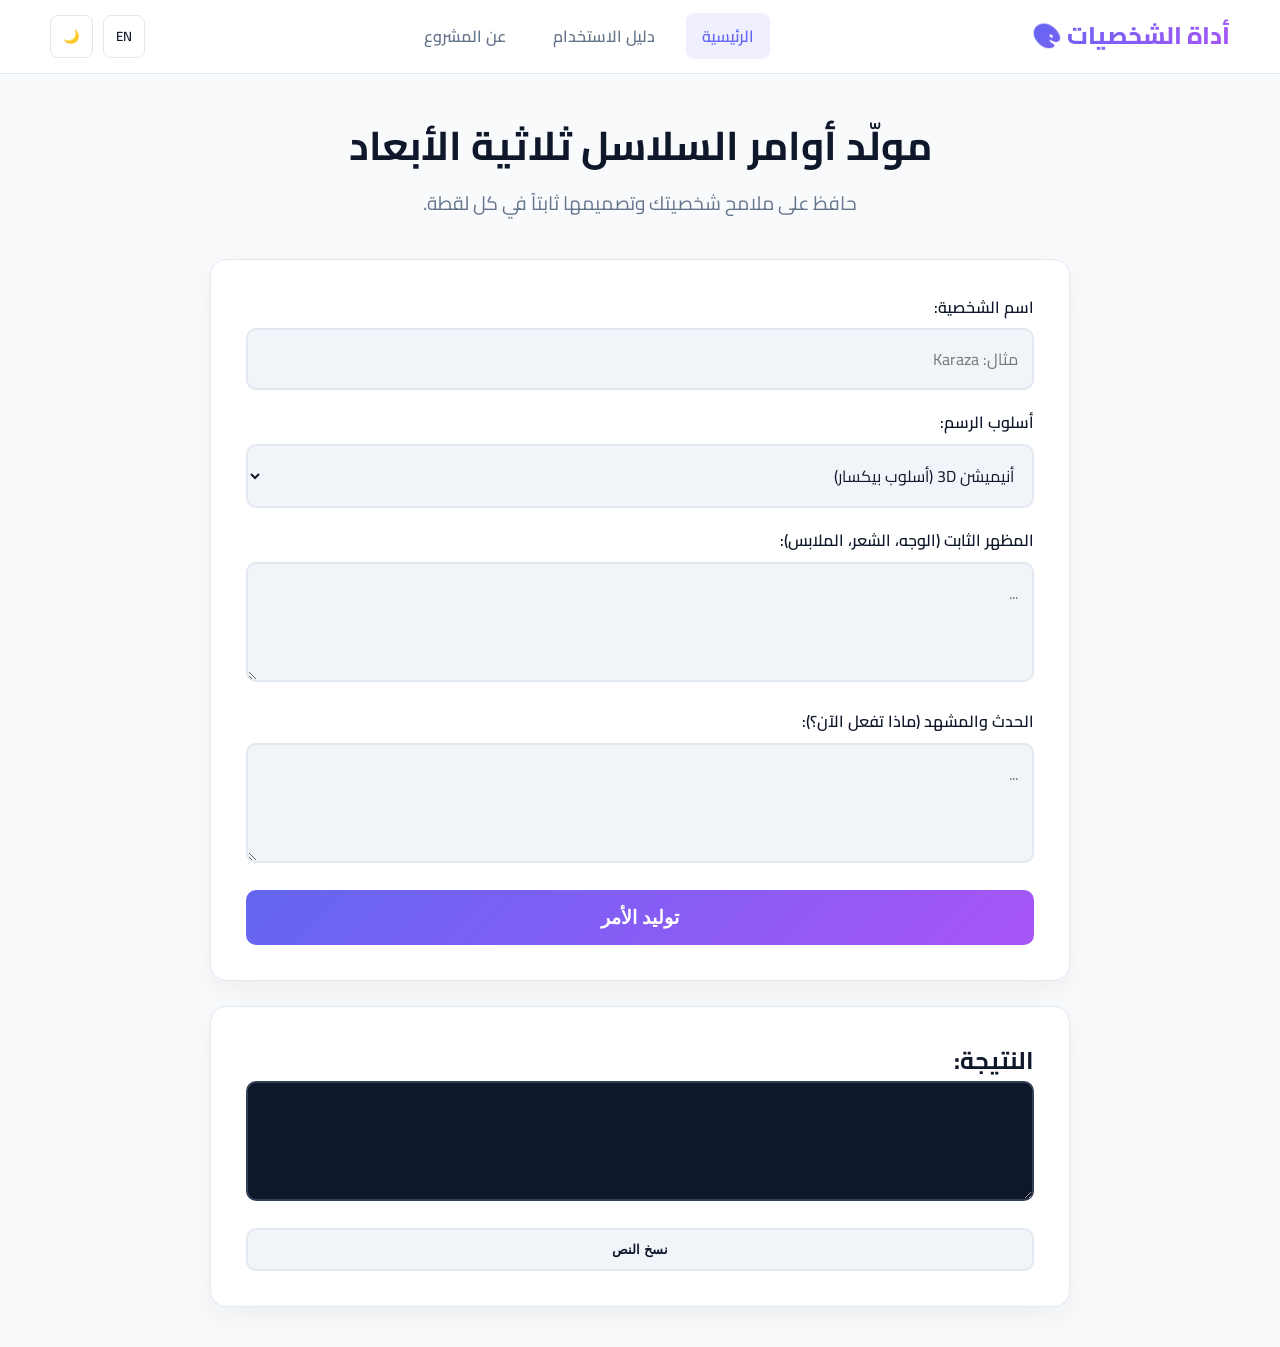
<file: index.html>
<!DOCTYPE html>
<html lang="ar" dir="rtl" data-theme="light">
<head>
    <meta charset="UTF-8">
    <meta name="viewport" content="width=device-width, initial-scale=1.0">
    <title>أداة الشخصيات | Character Tool</title>
    <link rel="stylesheet" href="./style.css">
</head>
<body>
    <nav class="navbar">
        <div class="logo" data-ar="أداة الشخصيات 🎨" data-en="CharTool 🎨">أداة الشخصيات 🎨</div>
        
        <ul class="nav-links">
            <li><a href="./index.html" class="active" data-ar="الرئيسية" data-en="Home">الرئيسية</a></li>
            
            <li><a href="./tutorial.html" target="_blank" data-ar="دليل الاستخدام" data-en="Tutorial">دليل الاستخدام</a></li>
            
            <li><a href="./about.html" target="_blank" data-ar="عن المشروع" data-en="About">عن المشروع</a></li>
        </ul>

        <div class="nav-controls">
            <button id="langToggle" class="control-btn">EN</button>
            <button id="themeToggle" class="control-btn">🌙</button>
        </div>
    </nav>

    <div class="container fade-in-up">
        <header>
            <h1 data-ar="مولّد أوامر السلاسل ثلاثية الأبعاد" data-en="3D Series Prompt Generator">مولّد أوامر السلاسل ثلاثية الأبعاد</h1>
            <p data-ar="حافظ على ملامح شخصيتك وتصميمها ثابتاً في كل لقطة." data-en="Keep your character's features consistent in every shot.">حافظ على ملامح شخصيتك وتصميمها ثابتاً في كل لقطة.</p>
        </header>

        <main>
            <section class="inputs-section">
                <div class="input-group">
                    <label for="charName" data-ar="اسم الشخصية:" data-en="Character Name:">اسم الشخصية:</label>
                    <input type="text" id="charName" placeholder="مثال: Karaza">
                </div>

                <div class="input-group">
                    <label for="artStyle" data-ar="أسلوب الرسم:" data-en="Art Style:">أسلوب الرسم:</label>
                    <select id="artStyle">
                        <option value="3D animation style, highly detailed, Pixar style" data-ar="أنيميشن 3D (أسلوب بيكسار)" data-en="3D Animation (Pixar Style)">أنيميشن 3D (أسلوب بيكسار)</option>
                        <option value="2D Anime style, studio ghibli" data-ar="أنمي 2D" data-en="2D Anime">أنمي 2D</option>
                    </select>
                </div>

                <div class="input-group">
                    <label for="appearance" data-ar="المظهر الثابت (الوجه، الشعر، الملابس):" data-en="Consistent Appearance (Face, Hair, Clothes):">المظهر الثابت (الوجه، الشعر، الملابس):</label>
                    <textarea id="appearance" placeholder="..."></textarea>
                </div>

                <div class="input-group">
                    <label for="action" data-ar="الحدث والمشهد (ماذا تفعل الآن؟):" data-en="Action & Scene (What are they doing?):">الحدث والمشهد (ماذا تفعل الآن؟):</label>
                    <textarea id="action" placeholder="..."></textarea>
                </div>

                <button id="generateBtn" class="primary-btn" data-ar="توليد الأمر" data-en="Generate Prompt">توليد الأمر</button>
            </section>

            <section class="result-section">
                <h2 data-ar="النتيجة:" data-en="Result:">النتيجة:</h2>
                <textarea id="finalPrompt" readonly></textarea>
                <button id="copyBtn" class="secondary-btn" data-ar="نسخ النص" data-en="Copy Text">نسخ النص</button>
            </section>
        </main>
    </div>
    
    <script src="./script.js"></script>
</body>
</html>
</file>
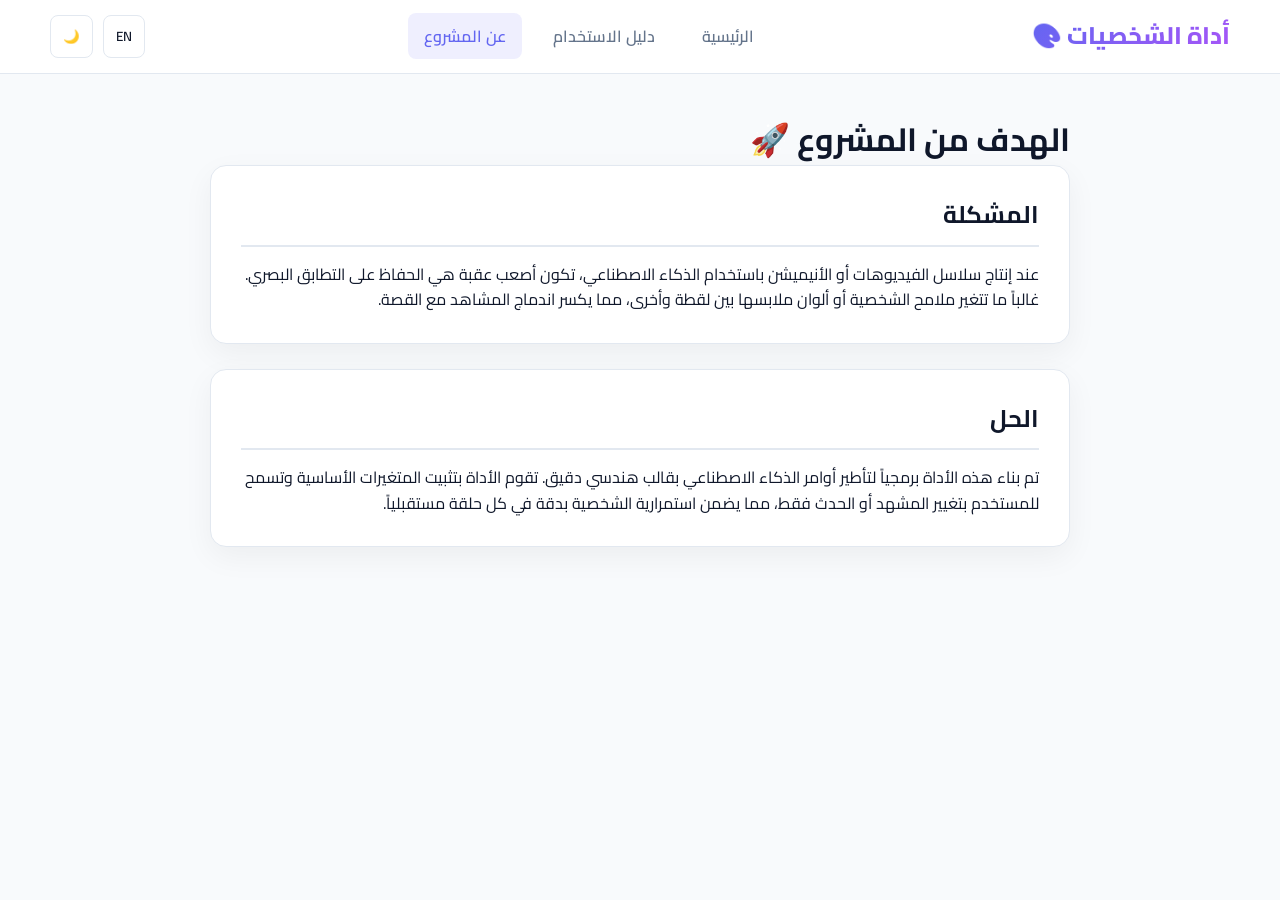
<file: about.html>
<!DOCTYPE html>
<html lang="ar" dir="rtl" data-theme="light">
<head>
    <meta charset="UTF-8">
    <meta name="viewport" content="width=device-width, initial-scale=1.0">
    <title>عن المشروع | About</title>
    <link rel="stylesheet" href="./style.css">
</head>
<body>
    <nav class="navbar">
        <div class="logo" data-ar="أداة الشخصيات 🎨" data-en="CharTool 🎨">أداة الشخصيات 🎨</div>
        
        <ul class="nav-links">
            <li><a href="./index.html" target="_blank" data-ar="الرئيسية" data-en="Home">الرئيسية</a></li>
            
            <li><a href="./tutorial.html" target="_blank" data-ar="دليل الاستخدام" data-en="Tutorial">دليل الاستخدام</a></li>
            
            <li><a href="./about.html" class="active" data-ar="عن المشروع" data-en="About">عن المشروع</a></li>
        </ul>

        <div class="nav-controls">
            <button id="langToggle" class="control-btn">EN</button>
            <button id="themeToggle" class="control-btn">🌙</button>
        </div>
    </nav>

    <div class="container page-content fade-in-up">
        <h1 data-ar="الهدف من المشروع 🚀" data-en="Project Goal 🚀">الهدف من المشروع 🚀</h1>
        
        <div class="card">
            <h2 data-ar="المشكلة" data-en="The Problem">المشكلة</h2>
            <p data-ar="عند إنتاج سلاسل الفيديوهات أو الأنيميشن باستخدام الذكاء الاصطناعي، تكون أصعب عقبة هي الحفاظ على التطابق البصري. غالباً ما تتغير ملامح الشخصية أو ألوان ملابسها بين لقطة وأخرى، مما يكسر اندماج المشاهد مع القصة." data-en="When producing video series or animation using AI, the hardest obstacle is maintaining visual consistency. Character features or clothing colors often change between shots, breaking the viewer's immersion.">
                عند إنتاج سلاسل الفيديوهات أو الأنيميشن باستخدام الذكاء الاصطناعي، تكون أصعب عقبة هي الحفاظ على "التطابق البصري" (Visual Consistency). غالباً ما تتغير ملامح الشخصية أو ألوان ملابسها بين لقطة وأخرى، مما يكسر اندماج المشاهد مع القصة.
            </p>
        </div>

        <div class="card">
            <h2 data-ar="الحل" data-en="The Solution">الحل</h2>
            <p data-ar="تم بناء هذه الأداة برمجياً لتأطير أوامر الذكاء الاصطناعي بقالب هندسي دقيق. تقوم الأداة بتثبيت المتغيرات الأساسية وتسمح للمستخدم بتغيير المشهد أو الحدث فقط، مما يضمن استمرارية الشخصية بدقة في كل حلقة مستقبلياً." data-en="This tool was built to frame AI prompts in a precise engineering template. It fixes core variables and allows changing only the scene, ensuring character consistency in every future episode.">
                تم بناء هذه الأداة برمجياً لتأطير أوامر الذكاء الاصطناعي (Prompts) بقالب هندسي دقيق. تقوم الأداة بتثبيت المتغيرات الأساسية (مثل الوجه، تسريحة الشعر، والملابس) وتسمح للمستخدم بتغيير المشهد أو الحدث فقط، مما يضمن استمرارية الشخصية بدقة في كل حلقة أو فيديو مستقبلي.
            </p>
        </div>
    </div>

    <script src="./script.js"></script>
</body>
</html>
</file>
<file: style.css>
@import url('https://fonts.googleapis.com/css2?family=Cairo:wght@400;600;800&display=swap');


:root {
   
    --bg-color: #f8fafc;
    --card-bg: #ffffff;
    --text-main: #0f172a;
    --text-muted: #64748b;
    --border-color: #e2e8f0;
    --input-bg: #f1f5f9;
    
    
    --primary-gradient: linear-gradient(135deg, #6366f1 0%, #a855f7 100%);
    --primary-hover: linear-gradient(135deg, #4f46e5 0%, #9333ea 100%);
    --accent-color: #6366f1;
    
    --transition-smooth: all 0.4s cubic-bezier(0.4, 0, 0.2, 1);
}

[data-theme="dark"] {
    /* الوضع الداكن */
    --bg-color: #0f172a;
    --card-bg: #1e293b;
    --text-main: #f8fafc;
    --text-muted: #94a3b8;
    --border-color: #334155;
    --input-bg: #0f172a;
}

* {
    margin: 0;
    padding: 0;
    box-sizing: border-box;
}

body {
    font-family: 'Cairo', sans-serif;
    background-color: var(--bg-color);
    color: var(--text-main);
    transition: background-color 0.4s ease, color 0.4s ease;
    line-height: 1.6;
    overflow-x: hidden;
}

@keyframes fadeInUp {
    from {
        opacity: 0;
        transform: translateY(30px);
    }
    to {
        opacity: 1;
        transform: translateY(0);
    }
}

.fade-in-up {
    animation: fadeInUp 0.8s cubic-bezier(0.4, 0, 0.2, 1) forwards;
}


.navbar {
    background-color: var(--card-bg);
    border-bottom: 1px solid var(--border-color);
    display: flex;
    justify-content: space-between;
    align-items: center;
    padding: 15px 50px;
    position: sticky;
    top: 0;
    z-index: 100;
    backdrop-filter: blur(10px); 
    transition: var(--transition-smooth);
}

.navbar .logo {
    font-size: 1.5rem;
    font-weight: 800;
    background: var(--primary-gradient);
    -webkit-background-clip: text;
    -webkit-text-fill-color: transparent;
}

.nav-links {
    list-style: none;
    display: flex;
    gap: 15px;
}

.nav-links a {
    text-decoration: none;
    color: var(--text-muted);
    font-weight: 600;
    padding: 8px 16px;
    border-radius: 8px;
    transition: var(--transition-smooth);
}

.nav-links a:hover, .nav-links a.active {
    color: var(--accent-color);
    background-color: rgba(99, 102, 241, 0.1);
}


.nav-controls {
    display: flex;
    gap: 10px;
}

.control-btn {
    background: transparent;
    border: 1px solid var(--border-color);
    color: var(--text-main);
    padding: 8px 12px;
    border-radius: 8px;
    cursor: pointer;
    font-weight: 600;
    font-family: inherit;
    transition: var(--transition-smooth);
}

.control-btn:hover {
    border-color: var(--accent-color);
    color: var(--accent-color);
    transform: scale(1.05);
}


.container {
    max-width: 900px;
    margin: 40px auto;
    padding: 0 20px;
}

header h1 {
    text-align: center;
    font-size: 2.5rem;
    margin-bottom: 10px;
}

header p {
    text-align: center;
    color: var(--text-muted);
    font-size: 1.2rem;
    margin-bottom: 40px;
}

.inputs-section, .result-section {
    background: var(--card-bg);
    padding: 35px;
    border-radius: 16px;
    box-shadow: 0 10px 30px rgba(0, 0, 0, 0.05);
    border: 1px solid var(--border-color);
    transition: var(--transition-smooth);
    margin-bottom: 25px;
}

.inputs-section:hover, .result-section:hover {
    transform: translateY(-5px);
    box-shadow: 0 20px 40px rgba(0, 0, 0, 0.08);
}


label {
    display: block;
    margin-bottom: 8px;
    font-weight: 600;
}

input, select, textarea {
    width: 100%;
    padding: 14px;
    border: 2px solid var(--border-color);
    border-radius: 10px;
    background-color: var(--input-bg);
    color: var(--text-main);
    font-family: inherit;
    font-size: 1rem;
    transition: var(--transition-smooth);
    margin-bottom: 20px;
}

input:focus, select:focus, textarea:focus {
    outline: none;
    border-color: var(--accent-color);
    box-shadow: 0 0 0 4px rgba(99, 102, 241, 0.15);
}

textarea {
    resize: vertical;
    min-height: 120px;
}

.primary-btn {
    width: 100%;
    padding: 16px;
    background: var(--primary-gradient);
    color: white;
    border: none;
    border-radius: 10px;
    font-size: 1.2rem;
    font-weight: 800;
    cursor: pointer;
    transition: var(--transition-smooth);
}

.primary-btn:hover {
    background: var(--primary-hover);
    transform: translateY(-3px);
    box-shadow: 0 10px 20px rgba(99, 102, 241, 0.3);
}

.secondary-btn {
    width: 100%;
    padding: 12px;
    background: var(--input-bg);
    color: var(--text-main);
    border: 2px solid var(--border-color);
    border-radius: 10px;
    cursor: pointer;
    font-weight: 600;
    transition: var(--transition-smooth);
}

.secondary-btn:hover {
    border-color: var(--accent-color);
    color: var(--accent-color);
}

#finalPrompt {
    background-color: #0f172a;
    color: #10b981;
    border-color: #334155;
    font-family: monospace;
    direction: ltr; 
    text-align: left;
}

/
.page-content h1 {
    text-align: center;
    margin-bottom: 40px;
    background: var(--primary-gradient);
    -webkit-background-clip: text;
    -webkit-text-fill-color: transparent;
}

.card {
    background: var(--card-bg);
    padding: 30px;
    border-radius: 16px;
    margin-bottom: 25px;
    box-shadow: 0 10px 30px rgba(0, 0, 0, 0.05);
    border: 1px solid var(--border-color);
    transition: var(--transition-smooth);
}

.card:hover {
    transform: translateY(-3px);
}

.card h2 {
    margin-bottom: 15px;
    color: var(--text-main);
    border-bottom: 2px solid var(--border-color);
    padding-bottom: 10px;
}

.steps-list {
    background: var(--card-bg);
    padding: 35px 55px;
    border-radius: 16px;
    box-shadow: 0 10px 30px rgba(0, 0, 0, 0.05);
    border: 1px solid var(--border-color);
    line-height: 1.8;
}

.steps-list li {
    margin-bottom: 20px;
    font-size: 1.1rem;
}

.steps-list li strong {
    color: var(--accent-color);
    display: inline-block;
    margin-bottom: 5px;
}


@media (max-width: 768px) {
    .navbar {
        flex-direction: column;
        padding: 15px;
        gap: 15px;
    }
    
    .nav-links {
        width: 100%;
        justify-content: center;
        flex-wrap: wrap;
    }
    
    .nav-controls {
        width: 100%;
        justify-content: center;
    }

    .container {
        margin: 20px auto;
    }
    
    header h1 {
        font-size: 2rem;
    }
}
</file>
